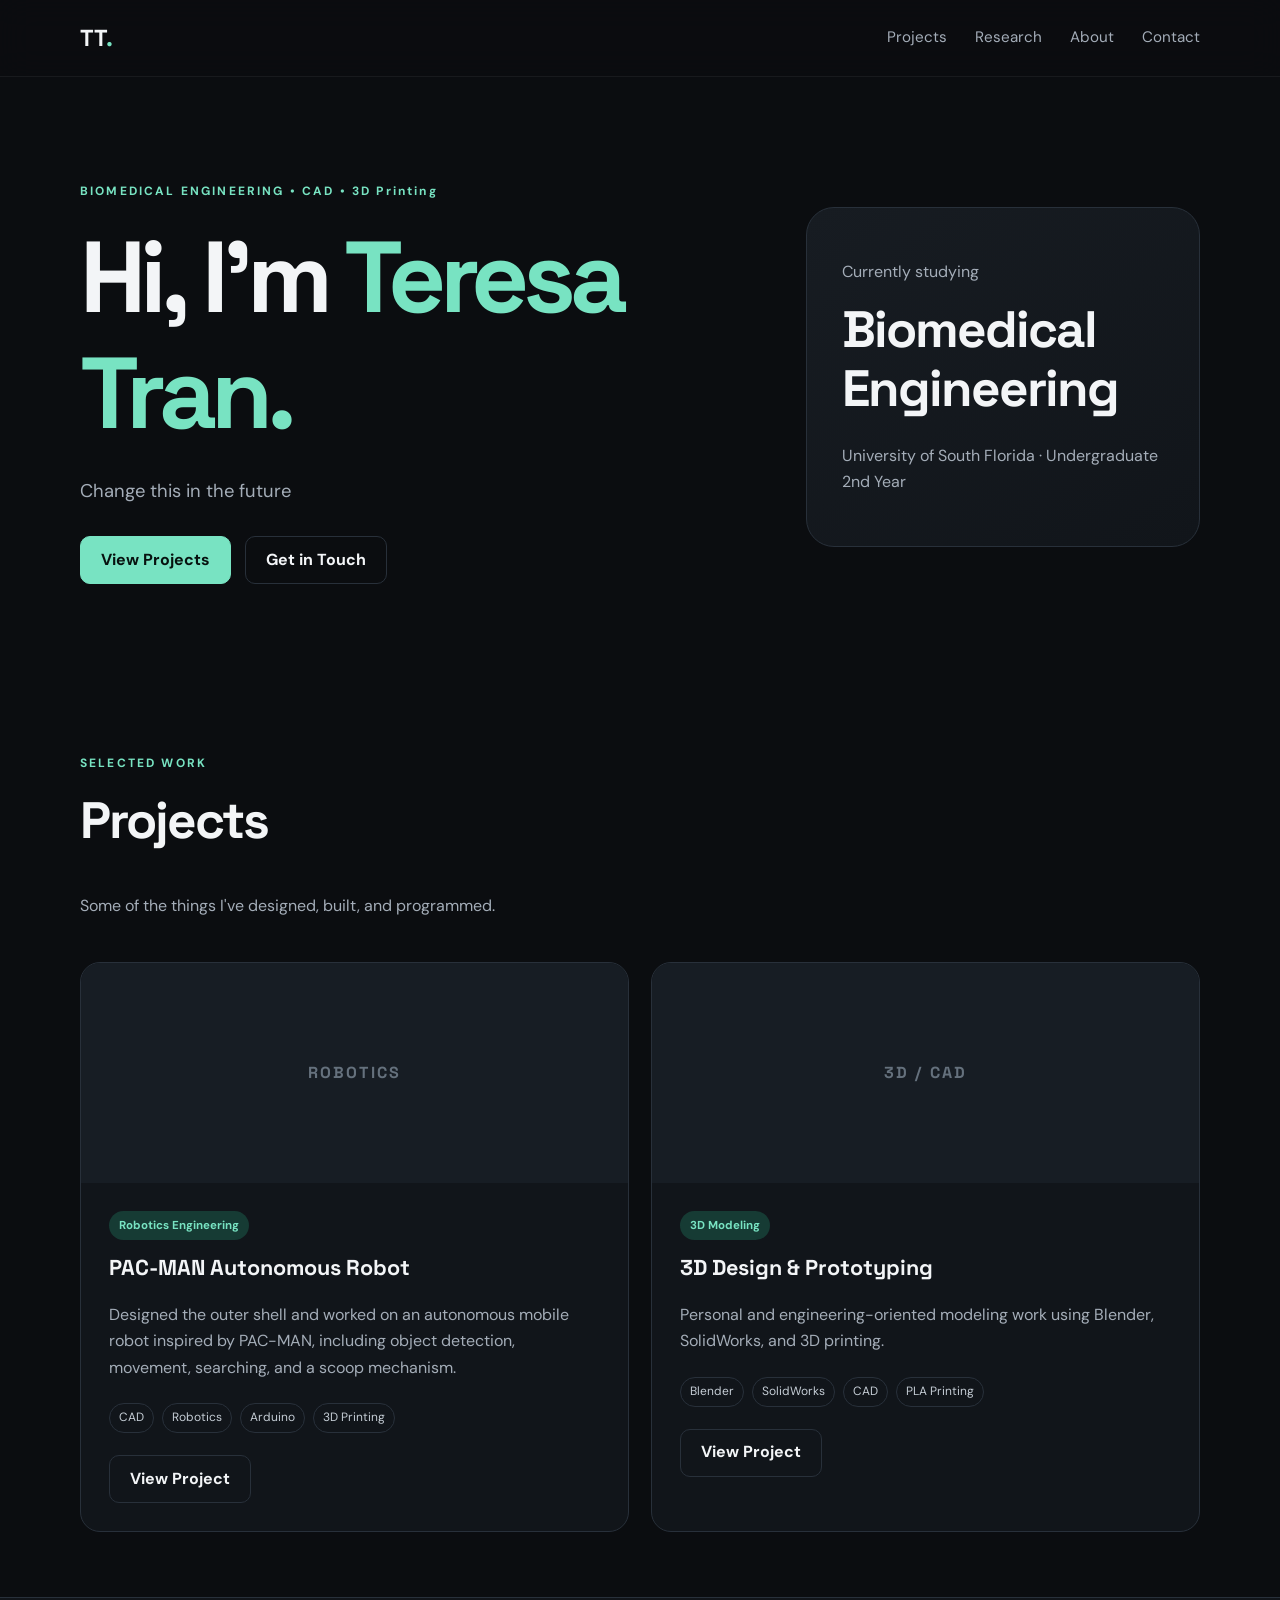
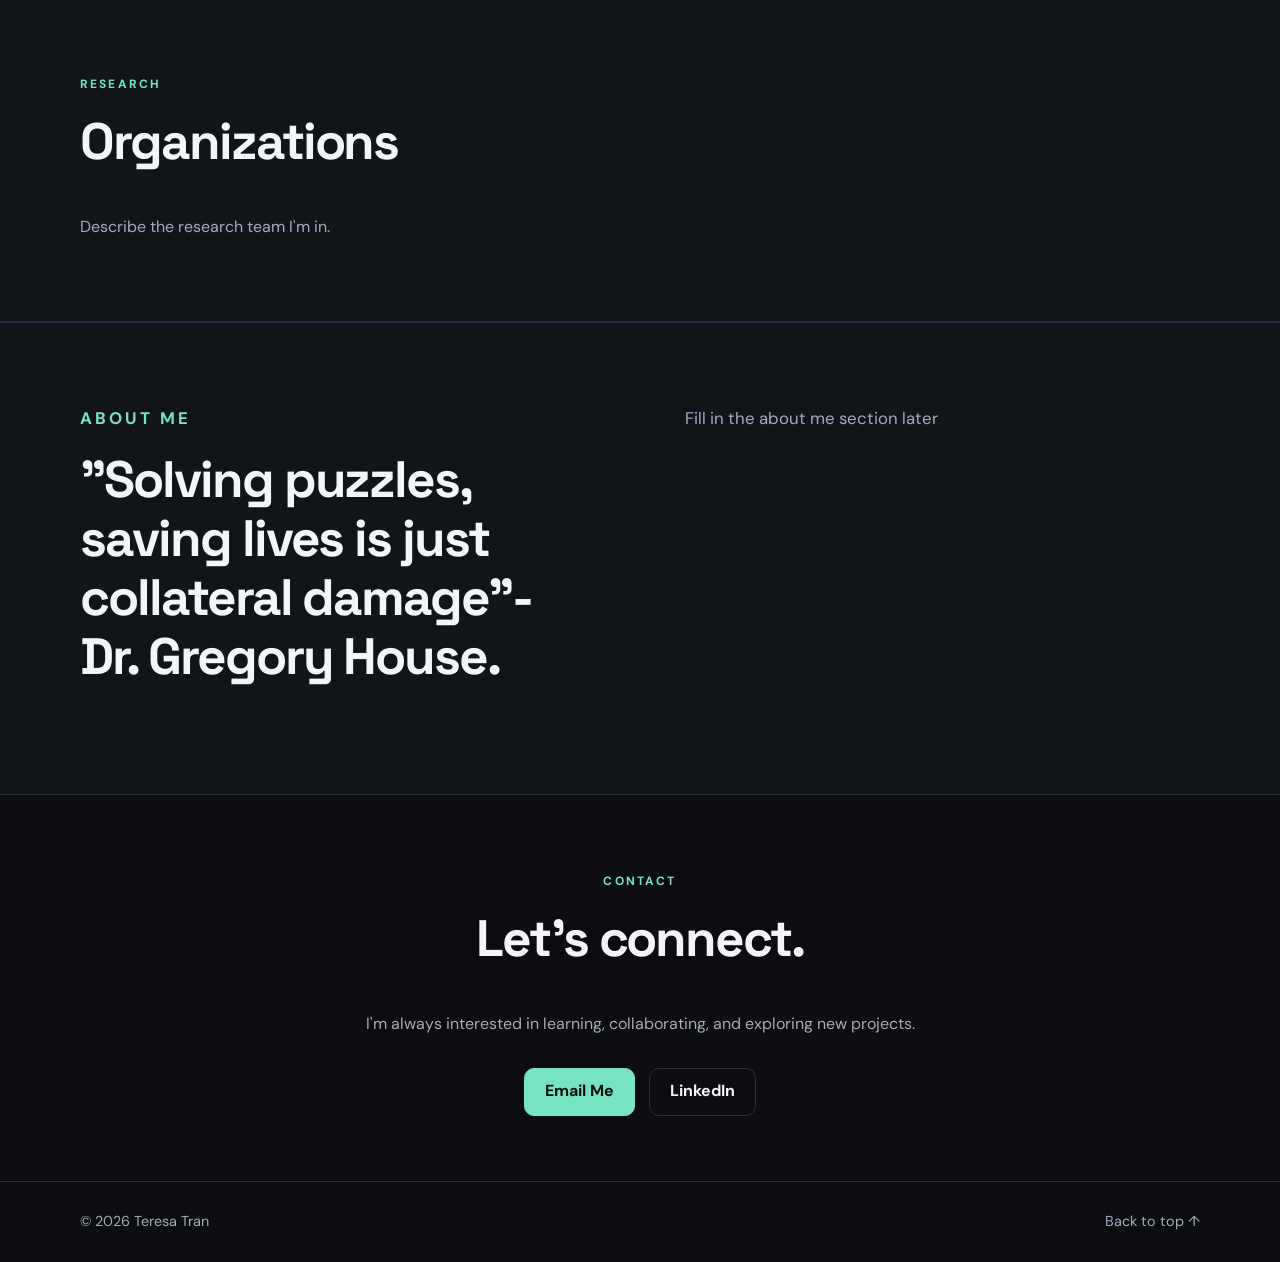
<file: index.html>
<!DOCTYPE html>
<html lang="en">

<head>
  <meta charset="UTF-8">
  <meta name="viewport" content="width=device-width, initial-scale=1.0">
  <title>Teresa Tran | Biomedical Engineering Portfolio</title>
  <meta
    name="description"
    content="Teresa Tran's biomedical engineering and technical portfolio."
  >
  <link rel="stylesheet" href="style.css">
</head>


<body>
  <!-- =========================
       NAVIGATION
       ========================= -->

  <header class="site-header">
    <nav class="nav container">

      <!-- Website logo -->
      <a class="logo" href="index.html">
        TT<span>.</span>
      </a>

      <!-- Mobile menu button -->
      <button class="menu-toggle" aria-label="Open menu">
        ☰
      </button>

      <!-- Navigation links -->
      <div class="nav-links">

        <a href="#projects">
          Projects
        </a>

        <a href="#research">
          Research
        </a>

        <a href="#about">
          About
        </a>

        <a href="#contact">
          Contact
        </a>

      </div>

    </nav>

  </header>


  <!-- =========================
       MAIN CONTENT
       ========================= -->
  <main>
    <!-- =========================
         HOME SECTION
         ========================= -->
    <section id="home" class="hero container">

      <div class="hero-text">

        <p class="eyebrow">
          BIOMEDICAL ENGINEERING • CAD • 3D Printing
        </p>

        <h1>
          Hi, I'm <span>Teresa Tran.</span>
        </h1>

        <p class="hero-subtitle">
          Change this in the future
        </p>

        <div class="hero-buttons">

          <a class="button primary" href="#projects">
            View Projects
          </a>
          <a class="button secondary" href="#contact">
            Get in Touch
          </a>
        </div>
      </div>


      <!-- Currently studying box -->

      <div class="hero-card">
        <p>
          Currently studying
        </p>
        <h2>
          Biomedical Engineering
        </h2>
        <p class="muted">
          University of South Florida · Undergraduate 2nd Year
        </p>
      </div>
    </section>

    <!-- =========================
         PROJECTS SECTION
         ========================= -->

    <section id="projects" class="section container">
      <div class="section-heading">
        <p class="eyebrow">
          SELECTED WORK
        </p>
        <h2>
          Projects
        </h2>
        <p>
          Some of the things I've designed, built, and programmed.
        </p>
      </div>

      <!-- Project cards -->

      <div class="project-grid">

        <!-- PAC-MAN PROJECT -->

        <article class="project-card">
          <div class="project-image">
            ROBOTICS
          </div>
          <div class="project-content">
            <span class="tag">
              Robotics Engineering
            </span>
            <h3>
              PAC-MAN Autonomous Robot
            </h3>
            <p>
              Designed the outer shell and worked on an autonomous
              mobile robot inspired by PAC-MAN, including object
              detection, movement, searching, and a scoop mechanism.
            </p>

            <!-- Technologies -->

            <div class="tech-list">
              <span>
                CAD
              </span>
              <span>
                Robotics
              </span>
              <span>
                Arduino
              </span>
              <span>
                3D Printing
              </span>
            </div>

            <!-- Link to separate project page -->
            <a
              class="button secondary"
              href="pacman-robot.html"
            >
              View Project
            </a>
          </div>
        </article>



        <!-- 3D MODELING PROJECT -->

        <article class="project-card">
          <div class="project-image">
            3D / CAD
          </div>
          <div class="project-content">
            <span class="tag">
              3D Modeling
            </span>
            <h3>
              3D Design & Prototyping
            </h3>
            <p>
              Personal and engineering-oriented modeling work using
              Blender, SolidWorks, and 3D printing.
            </p>
            <!-- Technologies -->

            <div class="tech-list">
              <span>
                Blender
              </span>
              <span>
                SolidWorks
              </span>
              <span>
                CAD
              </span>
              <span>
                PLA Printing
              </span>
            </div>

            <!-- Link to separate project page -->

            <a
              class="button secondary"
              href="3d-modeling.html"
            >
              View Project
            </a>
          </div>
        </article>
      </div>
    </section>

    <!-- =========================
         RESEARCH SECTION
         ========================= -->

    <section id="research" class="section section-alt">
      <div class="container">
        <p class="eyebrow">
          RESEARCH
        </p>
        <h2>
          Organizations
        </h2>
        <p>
          Describe the research team I'm in.
        </p>
      </div>
    </section>


    <!-- =========================
         ABOUT SECTION
         ========================= -->

    <section id="about" class="section section-alt">
      <div class="container about">
        <div>
          <p class="eyebrow">
            ABOUT ME
          </p>
          <h2>
            "Solving puzzles, saving lives is just collateral
            damage"- Dr. Gregory House.
          </h2>
        </div>
        <p>
          Fill in the about me section later
        </p>
      </div>
    </section>

    <!-- =========================
         CONTACT SECTION
         ========================= -->

    <section id="contact" class="section container contact">
      <p class="eyebrow">
        CONTACT
      </p>
      <h2>
        Let's connect.
      </h2>
      <p>
        I'm always interested in learning, collaborating,
        and exploring new projects.
      </p>
      <div class="contact-links">
        <!-- Replace with your actual email -->
        <a
          class="button primary"
          href="mailto:YOUR_EMAIL@example.com"
        >
          Email Me
        </a>
        <!-- Replace with your actual LinkedIn -->
        <a
          class="button secondary"
          href="https://www.linkedin.com/in/YOUR_USERNAME/"
          target="_blank"
          rel="noopener"
        >
          LinkedIn
        </a>
      </div>
    </section>
  </main>


  <!-- =========================
       FOOTER
       ========================= -->

  <footer>
    <div class="container footer-inner">
      <p>
        © <span id="year"></span> Teresa Tran
      </p>
      <a href="#home">
        Back to top ↑
      </a>
    </div>
  </footer>


  <!-- JavaScript -->
  <script src="script.js"></script>

</body>

</html>
</file>
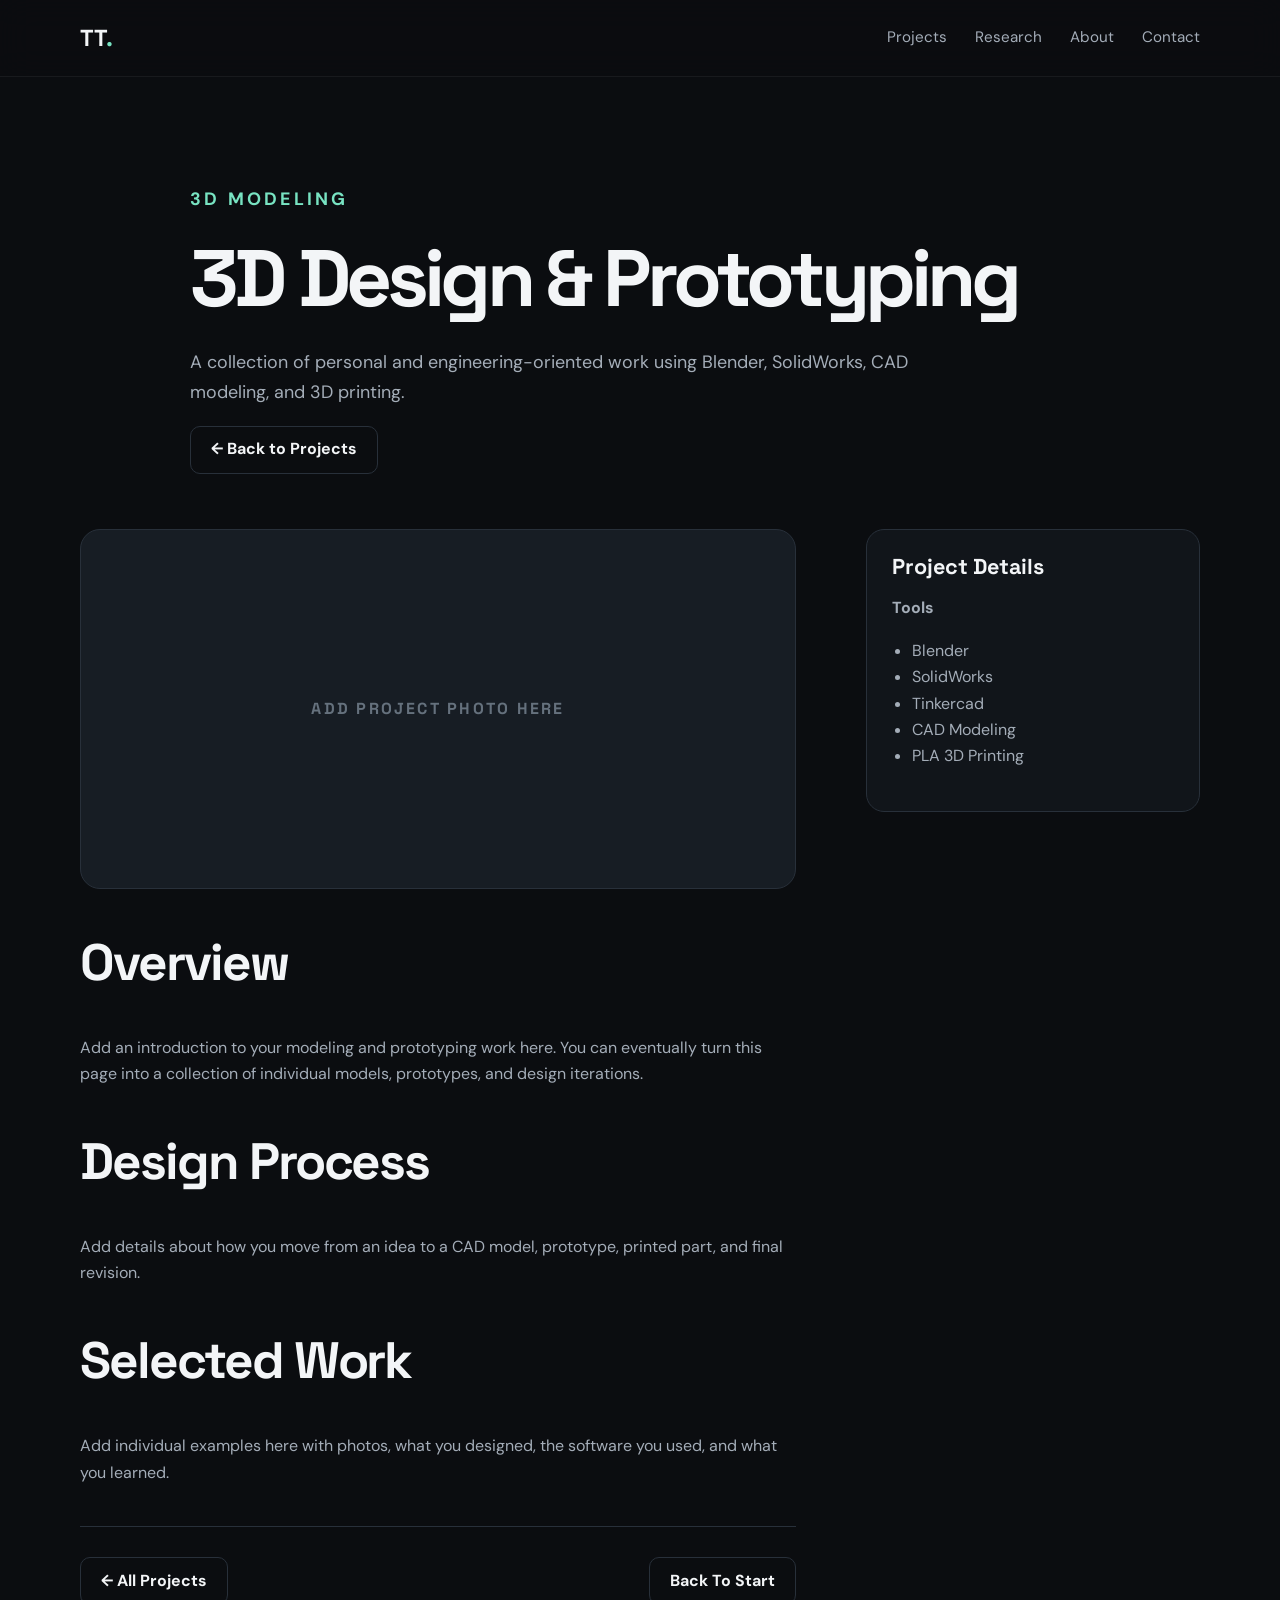
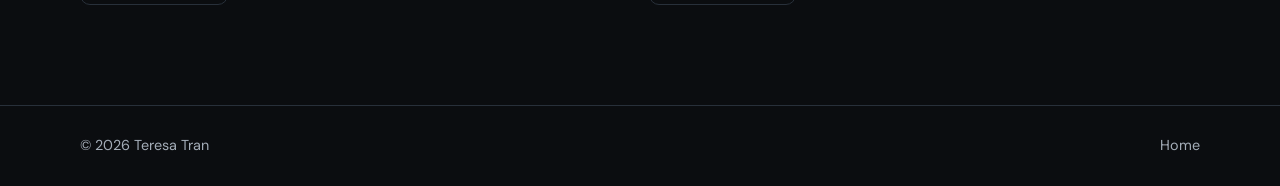
<file: 3d-modeling.html>
<!DOCTYPE html>
<html lang="en">

<head>
  <meta charset="UTF-8">
  <meta
    name="viewport"
    content="width=device-width, initial-scale=1.0"
  >
  <title>
    3D Design & Prototyping | Teresa Tran
  </title>
  <link rel="stylesheet" href="style.css">
</head>
<body>

  <!-- =========================
       NAVIGATION
       ========================= -->

  <header class="site-header">
    <nav class="nav container">
      <a class="logo" href="index.html">
        TT<span>.</span>
      </a>
      <button
        class="menu-toggle"
        aria-label="Open menu"
      >
        ☰
      </button>
      <div class="nav-links">
        <a href="index.html#projects">
          Projects
        </a>
        <a href="index.html#research">
          Research
        </a>
        <a href="index.html#about">
          About
        </a>
        <a href="index.html#contact">
          Contact
        </a>
      </div>
    </nav>
  </header>


  <!-- =========================
       MAIN CONTENT
       ========================= -->

  <main>
    <!-- =========================
         PROJECT INTRO
         ========================= -->

    <section class="container project-hero">
      <p class="eyebrow">
        3D MODELING
      </p>
      <h1>
        3D Design & Prototyping
      </h1>
      <p>
        A collection of personal and engineering-oriented work
        using Blender, SolidWorks, CAD modeling, and 3D printing.
      </p>
      <a
        class="button secondary"
        href="index.html#projects"
      >
        ← Back to Projects
      </a>
    </section>


    <!-- =========================
         PROJECT INFORMATION
         ========================= -->

    <section class="container project-layout">
      <!-- Main project content -->

      <article class="project-main">
        <!-- Project image -->

        <div class="project-placeholder">
          ADD PROJECT PHOTO HERE
        </div>
        <!-- Overview -->

        <h2>
          Overview
        </h2>
        <p>
          Add an introduction to your modeling and prototyping
          work here. You can eventually turn this page into a
          collection of individual models, prototypes, and design
          iterations.
        </p>

        <!-- Design Process -->

        <h2>
          Design Process
        </h2>
        <p>
          Add details about how you move from an idea to a CAD
          model, prototype, printed part, and final revision.
        </p>

        <!-- Selected Work -->

        <h2>
          Selected Work
        </h2>
        <p>
          Add individual examples here with photos, what you
          designed, the software you used, and what you learned.
        </p>



        <!-- Project navigation -->

        <div class="project-nav">
          <a
            class="button secondary"
            href="index.html#projects"
          >
            ← All Projects
          </a>

          <a
            class="button secondary"
            href="#"
          >
            Back To Start 
          </a>
        </div>
      </article>

      <!-- =========================
           PROJECT DETAILS
           ========================= -->

      <aside class="project-sidebar">
        <h3>
          Project Details
        </h3>
        <!-- Tools -->

        <p>
          <strong>
            Tools
          </strong>
        </p>
        <ul>
          <li>
            Blender
          </li>
          <li>
            SolidWorks
          </li>
          <li>
            Tinkercad
          </li>
          <li>
            CAD Modeling
          </li>
          <li>
            PLA 3D Printing
          </li>
        </ul>
      </aside>
    </section>
  </main>

  <!-- =========================
       FOOTER
       ========================= -->

  <footer>
    <div class="container footer-inner">
      <p>
        © <span id="year"></span> Teresa Tran
      </p>
      <a href="index.html">
        Home
      </a>
    </div>
  </footer>



  <!-- JavaScript -->

  <script src="script.js"></script>

</body>

</html>
</file>
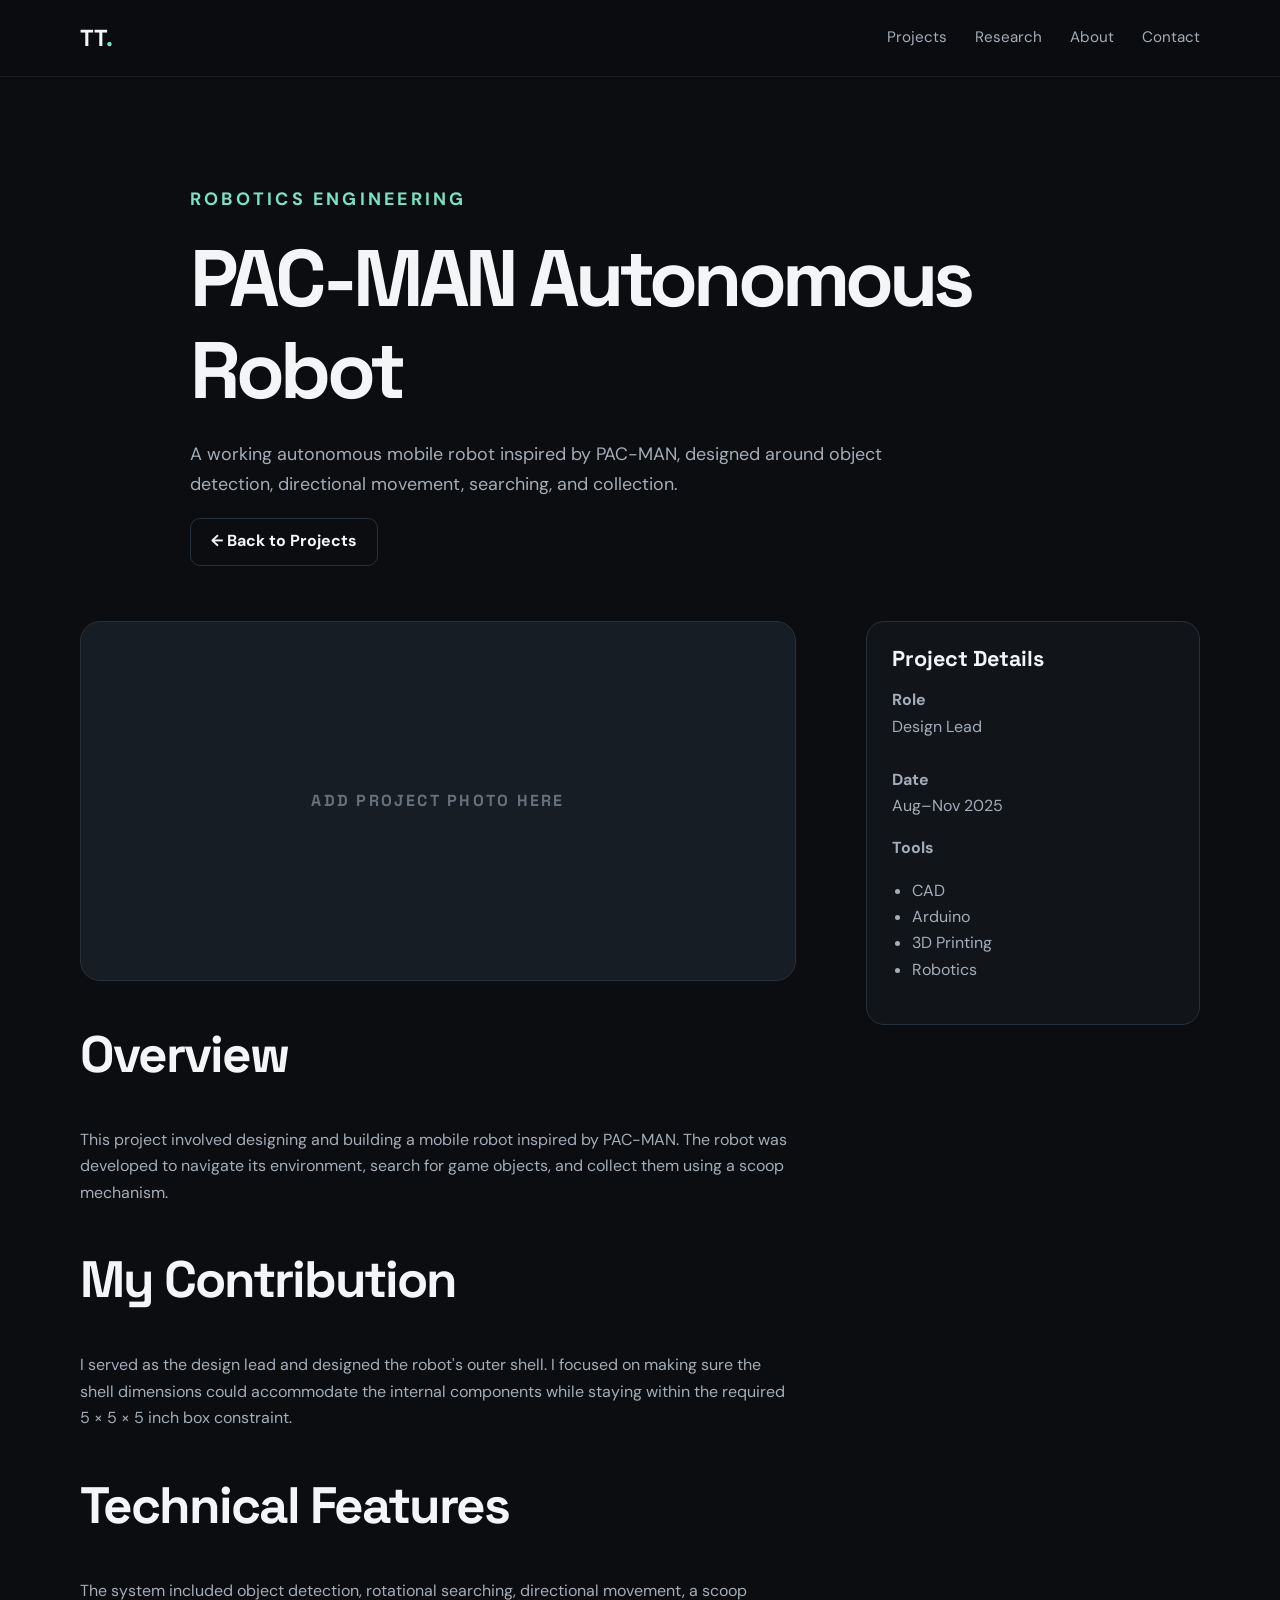
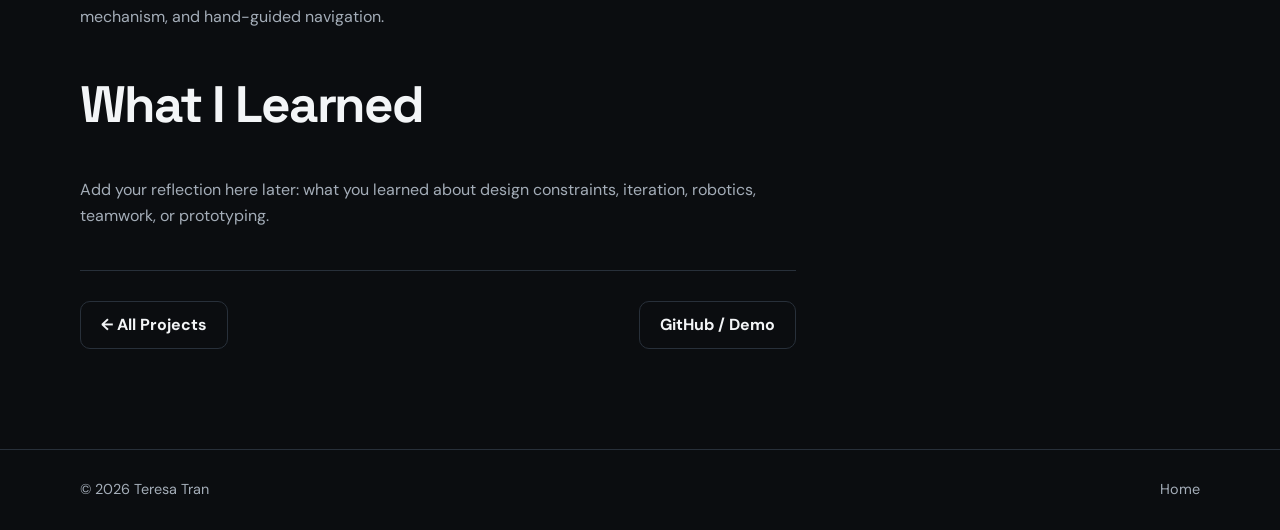
<file: pacman-robot.html>
<!DOCTYPE html>
<html lang="en">

<head>

  <meta charset="UTF-8">

  <meta
    name="viewport"
    content="width=device-width, initial-scale=1.0"
  >

  <title>
    PAC-MAN Autonomous Robot | Teresa Tran
  </title>

  <link rel="stylesheet" href="style.css">

</head>


<body>

  <!-- =========================
       NAVIGATION
       ========================= -->

  <header class="site-header">

    <nav class="nav container">

      <a class="logo" href="index.html">
        TT<span>.</span>
      </a>

      <button
        class="menu-toggle"
        aria-label="Open menu"
      >
        ☰
      </button>

      <div class="nav-links">

        <a href="index.html#projects">
          Projects
        </a>

        <a href="index.html#research">
          Research
        </a>

        <a href="index.html#about">
          About
        </a>

        <a href="index.html#contact">
          Contact
        </a>

      </div>

    </nav>

  </header>



  <!-- =========================
       MAIN CONTENT
       ========================= -->

  <main>


    <!-- =========================
         PROJECT INTRO
         ========================= -->

    <section class="container project-hero">

      <p class="eyebrow">
        ROBOTICS ENGINEERING
      </p>

      <h1>
        PAC-MAN Autonomous Robot
      </h1>

      <p>
        A working autonomous mobile robot inspired by PAC-MAN,
        designed around object detection, directional movement,
        searching, and collection.
      </p>

      <a
        class="button secondary"
        href="index.html#projects"
      >
        ← Back to Projects
      </a>

    </section>



    <!-- =========================
         PROJECT INFORMATION
         ========================= -->

    <section class="container project-layout">


      <!-- Main project content -->

      <article class="project-main">


        <!-- Project image -->

        <div class="project-placeholder">
          ADD PROJECT PHOTO HERE
        </div>



        <!-- Overview -->

        <h2>
          Overview
        </h2>

        <p>
          This project involved designing and building a mobile
          robot inspired by PAC-MAN. The robot was developed to
          navigate its environment, search for game objects,
          and collect them using a scoop mechanism.
        </p>



        <!-- My contribution -->

        <h2>
          My Contribution
        </h2>

        <p>
          I served as the design lead and designed the robot's
          outer shell. I focused on making sure the shell
          dimensions could accommodate the internal components
          while staying within the required 5 × 5 × 5 inch
          box constraint.
        </p>



        <!-- Technical features -->

        <h2>
          Technical Features
        </h2>

        <p>
          The system included object detection, rotational
          searching, directional movement, a scoop mechanism,
          and hand-guided navigation.
        </p>



        <!-- What I learned -->

        <h2>
          What I Learned
        </h2>

        <p>
          Add your reflection here later: what you learned
          about design constraints, iteration, robotics,
          teamwork, or prototyping.
        </p>



        <!-- Project navigation -->

        <div class="project-nav">

          <a
            class="button secondary"
            href="index.html#projects"
          >
            ← All Projects
          </a>

          <a
            class="button secondary"
            href="#"
          >
            GitHub / Demo
          </a>

        </div>

      </article>



      <!-- =========================
           PROJECT SIDEBAR
           ========================= -->

      <aside class="project-sidebar">

        <h3>
          Project Details
        </h3>


        <p>

          <strong>
            Role
          </strong>

          <br>

          Design Lead

          <br>
          <br>

          <strong>
            Date
          </strong>

          <br>

          Aug–Nov 2025

        </p>



        <p>
          <strong>
            Tools
          </strong>
        </p>


        <ul>

          <li>
            CAD
          </li>

          <li>
            Arduino
          </li>

          <li>
            3D Printing
          </li>

          <li>
            Robotics
          </li>

        </ul>

      </aside>


    </section>

  </main>



  <!-- =========================
       FOOTER
       ========================= -->

  <footer>

    <div class="container footer-inner">

      <p>
        © <span id="year"></span> Teresa Tran
      </p>

      <a href="index.html">
        Home
      </a>

    </div>

  </footer>



  <!-- JavaScript -->

  <script src="script.js"></script>

</body>

</html>
</file>
<file: style.css>
/* =========================
   FONTS
   ========================= */

@import url('https://fonts.googleapis.com/css2?family=DM+Sans:wght@400;500;600;700&family=Space+Grotesk:wght@500;600;700&display=swap');


/* =========================
   COLOR VARIABLES
   ========================= */

:root {

  --bg: #0b0d10;

  --surface: #11151a;

  --surface-2: #171c22;

  --text: #f3f5f7;

  --muted: #a4adb8;

  --line: #28303a;

  --accent: #78e3c2;

  --accent-dark: #163b34;

  --max: 1120px;

}


/* =========================
   GENERAL
   ========================= */

* {
  box-sizing: border-box;
  scroll-behavior: smooth;
}

body {

  margin: 0;

  background: var(--bg);

  color: var(--text);

  font-family: "DM Sans", sans-serif;

  line-height: 1.65;

}

a {
  color: inherit;
  text-decoration: none;
}


/* =========================
   HEADINGS
   ========================= */

h1,
h2,
h3 {

  font-family: "Space Grotesk", sans-serif;

  line-height: 1.15;

  margin-top: 0;

}

h1 {

  font-size: clamp(3rem, 8vw, 6.3rem);

  letter-spacing: -0.06em;

  margin-bottom: 24px;

}

h2 {

  font-size: clamp(2rem, 4vw, 3.3rem);

  letter-spacing: -0.04em;

}

h3 {

  font-size: 1.35rem;

}

p {
  color: var(--muted);
}


/* =========================
   CONTAINER
   ========================= */

.container {

  width: min(
    var(--max),
    calc(100% - 40px)
  );

  margin-inline: auto;

}


/* =========================
   NAVIGATION
   ========================= */

.site-header {

  position: sticky;

  top: 0;

  z-index: 10;

  background: rgba(11, 13, 16, 0.82);

  backdrop-filter: blur(16px);

  border-bottom: 1px solid rgba(255, 255, 255, 0.06);

}

.nav {

  height: 76px;

  display: flex;

  align-items: center;

  justify-content: space-between;

}

.logo {

  font: 700 1.45rem "Space Grotesk";

}

.logo span,
h1 span {

  color: var(--accent);

}

.nav-links {

  display: flex;

  gap: 28px;

}

.nav-links a {

  color: var(--muted);

  font-size: 0.95rem;

  transition: color 0.2s;

}

.nav-links a:hover {

  color: var(--text);

}

.menu-toggle {

  display: none;

  background: none;

  border: 0;

  color: var(--text);

  font-size: 1.5rem;

}


/* =========================
   HOME / HERO
   ========================= */

.hero {

  min-height: 600px;

  display: grid;

  grid-template-columns: 1.25fr 0.75fr;

  gap: 70px;

  align-items: center;

  padding-block: 60px;

}

.eyebrow {

  color: var(--accent);

  font-size: 0.75rem;

  font-weight: 700;

  letter-spacing: 0.18em;

  margin-bottom: 18px;

}

.hero-subtitle {

  max-width: 650px;

  font-size: 1.15rem;

}

.hero-buttons,
.contact-links {

  display: flex;

  gap: 14px;

  flex-wrap: wrap;

  margin-top: 30px;

}


/* =========================
   BUTTONS
   ========================= */

.button {

  display: inline-flex;

  align-items: center;

  justify-content: center;

  min-height: 48px;

  padding: 0 20px;

  border-radius: 10px;

  font-weight: 700;

  border: 1px solid var(--line);

  transition:
    transform 0.2s,
    border-color 0.2s,
    background 0.2s;

}

.button:hover {

  transform: translateY(-2px);

  border-color: var(--accent);

}

.button.primary {

  background: var(--accent);

  color: #07120f;

  border-color: var(--accent);

}

.button.secondary {

  background: transparent;

}


/* =========================
   CURRENTLY STUDYING CARD
   ========================= */

.hero-card {

  min-height: 300px;

  padding: 35px;

  border: 1px solid var(--line);

  border-radius: 28px;

  background:
    linear-gradient(
      145deg,
      var(--surface-2),
      var(--surface)
    );

  display: flex;

  flex-direction: column;

  justify-content: flex-end;

}

.hero-card h2 {

  max-width: 300px;

  margin-bottom: 8px;

}

.muted {

  color: var(--muted);

}


/* =========================
   GENERAL SECTIONS
   ========================= */

.section {

  padding-block: 65px;

}

.section-alt {

  background: var(--surface);

  border-block: 1px solid var(--line);

}

.section-heading {

  margin-bottom: 42px;

}

.section-heading > p:last-child {

  max-width: 650px;

}


/* =========================
   PROJECTS
   ========================= */

.project-grid {

  display: grid;

  grid-template-columns: repeat(2, 1fr);

  gap: 22px;

}

.project-card {

  border: 1px solid var(--line);

  border-radius: 20px;

  background: var(--surface);

  overflow: hidden;

  transition:
    transform 0.25s,
    border-color 0.25s;

}

.project-card:hover {

  transform: translateY(-5px);

  border-color: #4b5b68;

}

.project-image {

  height: 220px;

  display: grid;

  place-items: center;

  background: #171d24;

  color: #65717d;

  font: 700 1rem "Space Grotesk";

  letter-spacing: 0.14em;

}

.project-content {

  padding: 28px;

}

.project-content p {

  margin-bottom: 22px;

}


/* Project category tag */

.tag {

  display: inline-block;

  color: var(--accent);

  background: var(--accent-dark);

  border-radius: 999px;

  padding: 5px 10px;

  font-size: 0.72rem;

  font-weight: 700;

  margin-bottom: 16px;

}


/* Technology labels */

.tech-list {

  display: flex;

  flex-wrap: wrap;

  gap: 8px;

  margin-bottom: 22px;

}

.tech-list span {

  border: 1px solid var(--line);

  color: #c5cdd5;

  border-radius: 999px;

  padding: 4px 9px;

  font-size: 0.75rem;

}


/* =========================
   ABOUT
   ========================= */

.about {

  display: grid;

  grid-template-columns: 1fr 1fr;

  gap: 90px;

}

.about p {

  font-size: 1.05rem;

}


/* =========================
   CONTACT
   ========================= */

.contact {

  text-align: center;

  max-width: 800px;

}

.contact > p:not(.eyebrow) {

  max-width: 600px;

  margin-inline: auto;

}

.contact-links {

  justify-content: center;

}


/* =========================
   FOOTER
   ========================= */

footer {

  border-top: 1px solid var(--line);

}

.footer-inner {

  min-height: 80px;

  display: flex;

  align-items: center;

  justify-content: space-between;

}

.footer-inner p {

  margin: 0;

  font-size: 0.9rem;

}

.footer-inner a {

  color: var(--muted);

  font-size: 0.9rem;

}


/* =========================
   PROJECT PAGES
   ========================= */

.project-hero {

  padding: 90px 0 55px;

  max-width: 900px;

}

.project-hero h1 {

  font-size: clamp(2.7rem, 7vw, 5rem);

}

.project-hero p {

  font-size: 1.12rem;

  max-width: 760px;

}


/* Project content + sidebar */

.project-layout {

  display: grid;

  grid-template-columns: 1.5fr 0.7fr;

  gap: 70px;

  padding-bottom: 100px;

}

.project-main h2 {

  margin-top: 45px;

}

.project-main h2:first-child {

  margin-top: 0;

}

.project-main p {

  max-width: 760px;

}


/* Project image placeholder */

.project-placeholder {

  min-height: 360px;

  border: 1px solid var(--line);

  border-radius: 20px;

  background: #171d24;

  display: grid;

  place-items: center;

  color: #65717d;

  font: 700 1rem "Space Grotesk";

  letter-spacing: 0.14em;

  margin-bottom: 35px;

}


/* Project sidebar */

.project-sidebar {

  border: 1px solid var(--line);

  border-radius: 18px;

  background: var(--surface);

  padding: 25px;

  height: fit-content;

  position: sticky;

  top: 105px;

}

.project-sidebar h3 {

  margin-bottom: 14px;

}

.project-sidebar ul {

  padding-left: 20px;

  color: var(--muted);

}


/* Project page buttons */

.project-nav {

  display: flex;

  justify-content: space-between;

  gap: 15px;

  border-top: 1px solid var(--line);

  padding-top: 30px;

  margin-top: 40px;

}


/* =========================
   MOBILE
   ========================= */

@media (max-width: 800px) {

  .nav-links {

    display: none;

    position: absolute;

    top: 76px;

    left: 0;

    right: 0;

    padding: 20px;

    background: var(--bg);

    border-bottom: 1px solid var(--line);

    flex-direction: column;

  }

  .nav-links.open {

    display: flex;

  }

  .menu-toggle {

    display: block;

  }

  .hero,
  .about,
  .project-layout {

    grid-template-columns: 1fr;

    gap: 45px;

  }

  .project-grid {

    grid-template-columns: 1fr;

  }

  .section {

    padding-block: 55px;

  }

  .project-sidebar {

    position: static;

  }

  .project-hero {

    padding-top: 60px;

  }

}
</file>
